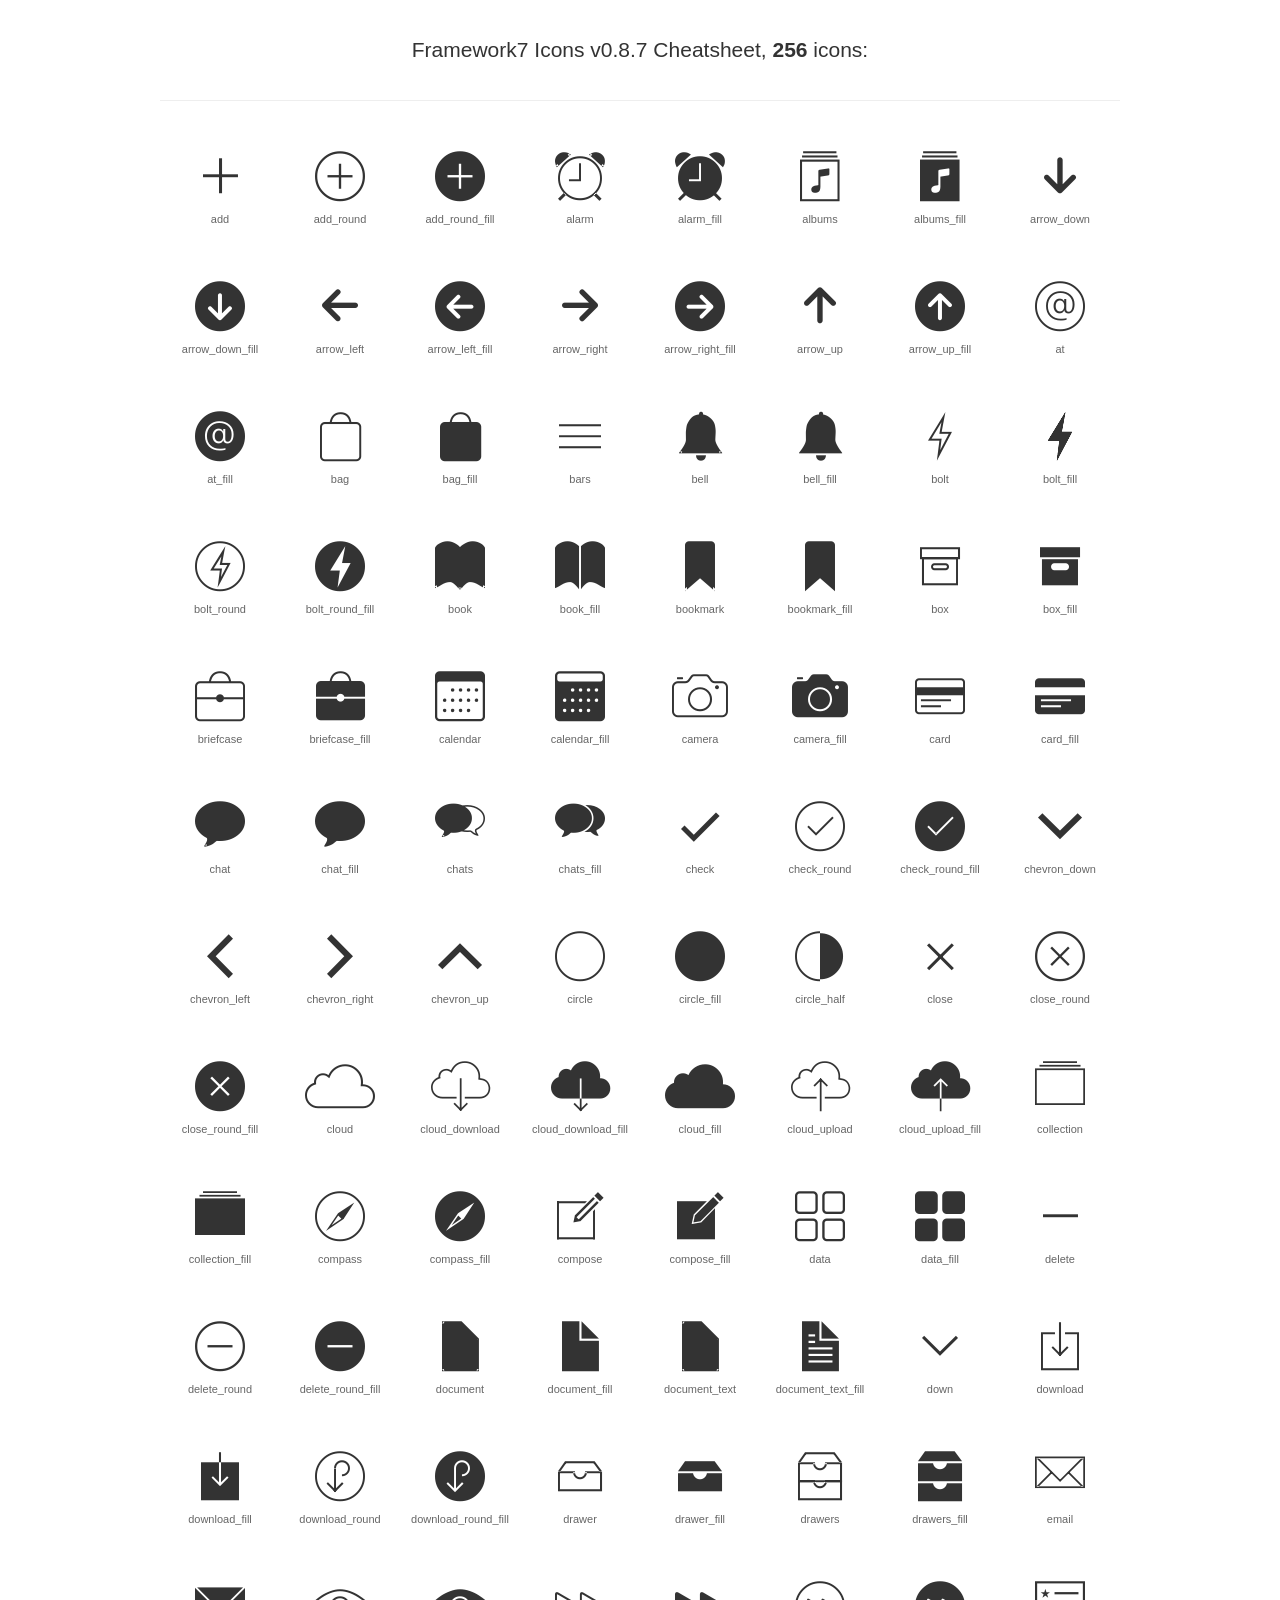
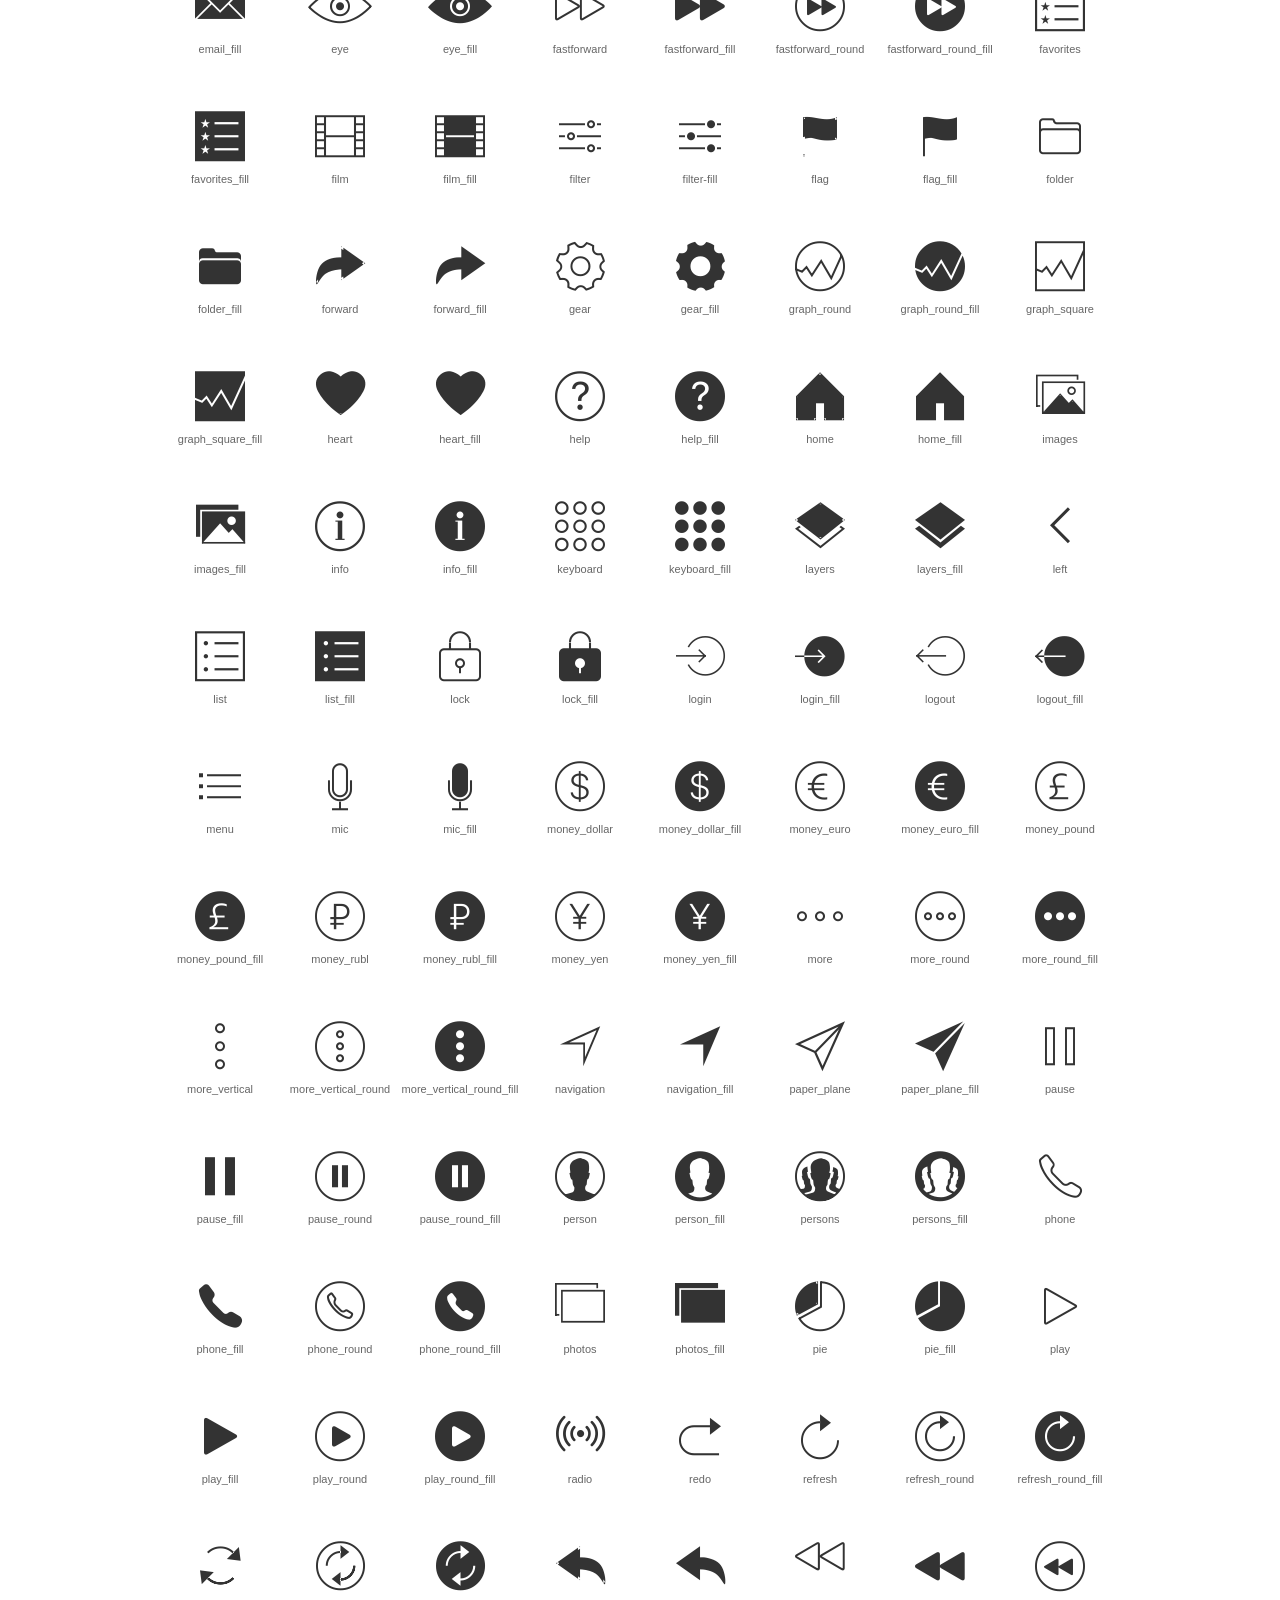
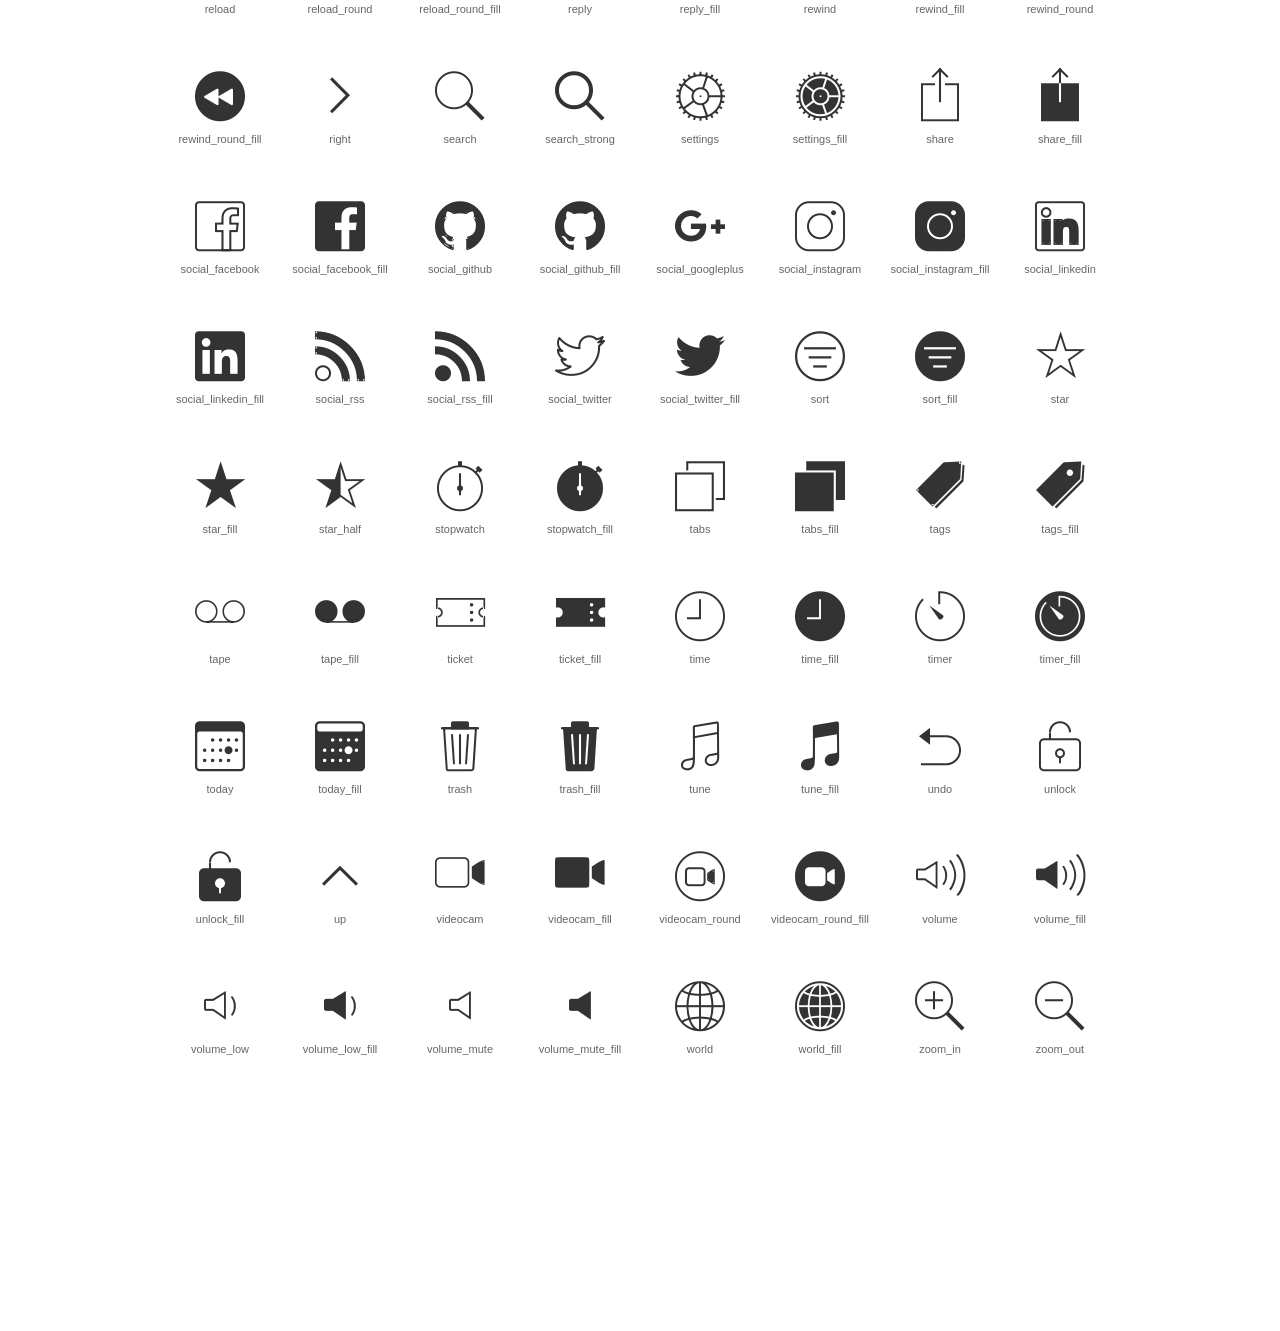
<file: Framework7-Icons-master/cheatsheet.html>
<!DOCTYPE html>
<html>
<head>
  <title>Framework7 Icons v0.8.7 Cheatsheet</title>
  <link href="css/framework7-icons.css" rel="stylesheet" type="text/css" />
  <style>
    {
      -moz-box-sizing: border-box;
      -webkit-box-sizing: border-box;
      box-sizing: border-box;
      margin: 0;
      padding: 0;
      -webkit-touch-callout: none;
      -webkit-user-select: none;
      -khtml-user-select: none;
      -moz-user-select: none;
      -ms-user-select: none;
      user-select: none;
    }
    body {
      background: #fff;
      color: #333;
      font: 14px/1.5 "Helvetica Neue", Helvetica, Arial, sans-serif;
      margin: 0;
    }
    header {
      text-align: center;
      border-bottom: 1px solid #eee;
      margin-bottom: 20px;
      overflow: hidden;
      padding: 20px 0;
    }
    header h1 {
      font-size: 21px;
      font-weight: 400;
    }
    .center {
      margin-left: auto;
      margin-right: auto;
      max-width: 960px;
    }
    .icons {
      overflow: hidden;
    }
    .content .icon-cell .f7-icons {
      cursor: pointer;
    }
    .content {
      padding-bottom: 250px;
    }
    .icons .icon-cell {
      float: left;
      width: 12.5%;
      text-align: center;
      height: 100px;
      margin-top: 30px;
    }
    .icons .icon-name, .icons .icon-size {
      display: block;
      font-size: 11px;
      color: #666;
      margin-top: 10px;
    }
    .f7-icons.size-14 {
      font-size: 14px;
    }
    .f7-icons.size-16 {
      font-size: 16px;
    }
    .f7-icons.size-18 {
      font-size: 18px;
    }
    .f7-icons.size-22 {
      font-size: 22px;
    }
    .f7-icons.size-25 {
      font-size: 25px;
    }
    .f7-icons.size-29 {
      font-size: 29px;
    }
    .f7-icons.size-50 {
      font-size: 50px;
    }
    .f7-icons.size-100 {
      font-size: 100px;
    }
    .icon-preview {
      box-shadow: 0px -10px 20px rgba(0,0,0,0.3);
      background: #fff;
      position: fixed;
      bottom: 0;
      left: 50%;
      margin-left: -480px;
      z-index: 100;
      width: 960px;
      display: none;
    }
    @media (max-width: 960px) {
      .icon-preview {
        left: 0;
        width: 100%;
        margin-left: 0;
      }
    }
    .icon-preview .icons {
      font-size: 0;
      padding-bottom: 10px;
    }
    .icon-preview .icon-cell {
      float: none;
      display: inline-block;
      margin: 0;
      vertical-align: bottom;
      height: auto;
    }
    .icon-preview .icon-preview-name {
      font-size: 18px;
      padding: 10px;
      border-bottom: 1px solid #eee;
      margin-bottom: 10px;
    }
  </style>
</head>

<body>
  <div class="center">
    <header>
      <h1>Framework7 Icons v0.8.7 Cheatsheet, <b>256</b> icons:</h1>
    </header>
    <div class="content">
      <div class="icons">
        <div class="icon-cell">
  <i class="f7-icons size-50">add</i>
  <span class="icon-name">add</span>
</div>
<div class="icon-cell">
  <i class="f7-icons size-50">add_round</i>
  <span class="icon-name">add_round</span>
</div>
<div class="icon-cell">
  <i class="f7-icons size-50">add_round_fill</i>
  <span class="icon-name">add_round_fill</span>
</div>
<div class="icon-cell">
  <i class="f7-icons size-50">alarm</i>
  <span class="icon-name">alarm</span>
</div>
<div class="icon-cell">
  <i class="f7-icons size-50">alarm_fill</i>
  <span class="icon-name">alarm_fill</span>
</div>
<div class="icon-cell">
  <i class="f7-icons size-50">albums</i>
  <span class="icon-name">albums</span>
</div>
<div class="icon-cell">
  <i class="f7-icons size-50">albums_fill</i>
  <span class="icon-name">albums_fill</span>
</div>
<div class="icon-cell">
  <i class="f7-icons size-50">arrow_down</i>
  <span class="icon-name">arrow_down</span>
</div>
<div class="icon-cell">
  <i class="f7-icons size-50">arrow_down_fill</i>
  <span class="icon-name">arrow_down_fill</span>
</div>
<div class="icon-cell">
  <i class="f7-icons size-50">arrow_left</i>
  <span class="icon-name">arrow_left</span>
</div>
<div class="icon-cell">
  <i class="f7-icons size-50">arrow_left_fill</i>
  <span class="icon-name">arrow_left_fill</span>
</div>
<div class="icon-cell">
  <i class="f7-icons size-50">arrow_right</i>
  <span class="icon-name">arrow_right</span>
</div>
<div class="icon-cell">
  <i class="f7-icons size-50">arrow_right_fill</i>
  <span class="icon-name">arrow_right_fill</span>
</div>
<div class="icon-cell">
  <i class="f7-icons size-50">arrow_up</i>
  <span class="icon-name">arrow_up</span>
</div>
<div class="icon-cell">
  <i class="f7-icons size-50">arrow_up_fill</i>
  <span class="icon-name">arrow_up_fill</span>
</div>
<div class="icon-cell">
  <i class="f7-icons size-50">at</i>
  <span class="icon-name">at</span>
</div>
<div class="icon-cell">
  <i class="f7-icons size-50">at_fill</i>
  <span class="icon-name">at_fill</span>
</div>
<div class="icon-cell">
  <i class="f7-icons size-50">bag</i>
  <span class="icon-name">bag</span>
</div>
<div class="icon-cell">
  <i class="f7-icons size-50">bag_fill</i>
  <span class="icon-name">bag_fill</span>
</div>
<div class="icon-cell">
  <i class="f7-icons size-50">bars</i>
  <span class="icon-name">bars</span>
</div>
<div class="icon-cell">
  <i class="f7-icons size-50">bell</i>
  <span class="icon-name">bell</span>
</div>
<div class="icon-cell">
  <i class="f7-icons size-50">bell_fill</i>
  <span class="icon-name">bell_fill</span>
</div>
<div class="icon-cell">
  <i class="f7-icons size-50">bolt</i>
  <span class="icon-name">bolt</span>
</div>
<div class="icon-cell">
  <i class="f7-icons size-50">bolt_fill</i>
  <span class="icon-name">bolt_fill</span>
</div>
<div class="icon-cell">
  <i class="f7-icons size-50">bolt_round</i>
  <span class="icon-name">bolt_round</span>
</div>
<div class="icon-cell">
  <i class="f7-icons size-50">bolt_round_fill</i>
  <span class="icon-name">bolt_round_fill</span>
</div>
<div class="icon-cell">
  <i class="f7-icons size-50">book</i>
  <span class="icon-name">book</span>
</div>
<div class="icon-cell">
  <i class="f7-icons size-50">book_fill</i>
  <span class="icon-name">book_fill</span>
</div>
<div class="icon-cell">
  <i class="f7-icons size-50">bookmark</i>
  <span class="icon-name">bookmark</span>
</div>
<div class="icon-cell">
  <i class="f7-icons size-50">bookmark_fill</i>
  <span class="icon-name">bookmark_fill</span>
</div>
<div class="icon-cell">
  <i class="f7-icons size-50">box</i>
  <span class="icon-name">box</span>
</div>
<div class="icon-cell">
  <i class="f7-icons size-50">box_fill</i>
  <span class="icon-name">box_fill</span>
</div>
<div class="icon-cell">
  <i class="f7-icons size-50">briefcase</i>
  <span class="icon-name">briefcase</span>
</div>
<div class="icon-cell">
  <i class="f7-icons size-50">briefcase_fill</i>
  <span class="icon-name">briefcase_fill</span>
</div>
<div class="icon-cell">
  <i class="f7-icons size-50">calendar</i>
  <span class="icon-name">calendar</span>
</div>
<div class="icon-cell">
  <i class="f7-icons size-50">calendar_fill</i>
  <span class="icon-name">calendar_fill</span>
</div>
<div class="icon-cell">
  <i class="f7-icons size-50">camera</i>
  <span class="icon-name">camera</span>
</div>
<div class="icon-cell">
  <i class="f7-icons size-50">camera_fill</i>
  <span class="icon-name">camera_fill</span>
</div>
<div class="icon-cell">
  <i class="f7-icons size-50">card</i>
  <span class="icon-name">card</span>
</div>
<div class="icon-cell">
  <i class="f7-icons size-50">card_fill</i>
  <span class="icon-name">card_fill</span>
</div>
<div class="icon-cell">
  <i class="f7-icons size-50">chat</i>
  <span class="icon-name">chat</span>
</div>
<div class="icon-cell">
  <i class="f7-icons size-50">chat_fill</i>
  <span class="icon-name">chat_fill</span>
</div>
<div class="icon-cell">
  <i class="f7-icons size-50">chats</i>
  <span class="icon-name">chats</span>
</div>
<div class="icon-cell">
  <i class="f7-icons size-50">chats_fill</i>
  <span class="icon-name">chats_fill</span>
</div>
<div class="icon-cell">
  <i class="f7-icons size-50">check</i>
  <span class="icon-name">check</span>
</div>
<div class="icon-cell">
  <i class="f7-icons size-50">check_round</i>
  <span class="icon-name">check_round</span>
</div>
<div class="icon-cell">
  <i class="f7-icons size-50">check_round_fill</i>
  <span class="icon-name">check_round_fill</span>
</div>
<div class="icon-cell">
  <i class="f7-icons size-50">chevron_down</i>
  <span class="icon-name">chevron_down</span>
</div>
<div class="icon-cell">
  <i class="f7-icons size-50">chevron_left</i>
  <span class="icon-name">chevron_left</span>
</div>
<div class="icon-cell">
  <i class="f7-icons size-50">chevron_right</i>
  <span class="icon-name">chevron_right</span>
</div>
<div class="icon-cell">
  <i class="f7-icons size-50">chevron_up</i>
  <span class="icon-name">chevron_up</span>
</div>
<div class="icon-cell">
  <i class="f7-icons size-50">circle</i>
  <span class="icon-name">circle</span>
</div>
<div class="icon-cell">
  <i class="f7-icons size-50">circle_fill</i>
  <span class="icon-name">circle_fill</span>
</div>
<div class="icon-cell">
  <i class="f7-icons size-50">circle_half</i>
  <span class="icon-name">circle_half</span>
</div>
<div class="icon-cell">
  <i class="f7-icons size-50">close</i>
  <span class="icon-name">close</span>
</div>
<div class="icon-cell">
  <i class="f7-icons size-50">close_round</i>
  <span class="icon-name">close_round</span>
</div>
<div class="icon-cell">
  <i class="f7-icons size-50">close_round_fill</i>
  <span class="icon-name">close_round_fill</span>
</div>
<div class="icon-cell">
  <i class="f7-icons size-50">cloud</i>
  <span class="icon-name">cloud</span>
</div>
<div class="icon-cell">
  <i class="f7-icons size-50">cloud_download</i>
  <span class="icon-name">cloud_download</span>
</div>
<div class="icon-cell">
  <i class="f7-icons size-50">cloud_download_fill</i>
  <span class="icon-name">cloud_download_fill</span>
</div>
<div class="icon-cell">
  <i class="f7-icons size-50">cloud_fill</i>
  <span class="icon-name">cloud_fill</span>
</div>
<div class="icon-cell">
  <i class="f7-icons size-50">cloud_upload</i>
  <span class="icon-name">cloud_upload</span>
</div>
<div class="icon-cell">
  <i class="f7-icons size-50">cloud_upload_fill</i>
  <span class="icon-name">cloud_upload_fill</span>
</div>
<div class="icon-cell">
  <i class="f7-icons size-50">collection</i>
  <span class="icon-name">collection</span>
</div>
<div class="icon-cell">
  <i class="f7-icons size-50">collection_fill</i>
  <span class="icon-name">collection_fill</span>
</div>
<div class="icon-cell">
  <i class="f7-icons size-50">compass</i>
  <span class="icon-name">compass</span>
</div>
<div class="icon-cell">
  <i class="f7-icons size-50">compass_fill</i>
  <span class="icon-name">compass_fill</span>
</div>
<div class="icon-cell">
  <i class="f7-icons size-50">compose</i>
  <span class="icon-name">compose</span>
</div>
<div class="icon-cell">
  <i class="f7-icons size-50">compose_fill</i>
  <span class="icon-name">compose_fill</span>
</div>
<div class="icon-cell">
  <i class="f7-icons size-50">data</i>
  <span class="icon-name">data</span>
</div>
<div class="icon-cell">
  <i class="f7-icons size-50">data_fill</i>
  <span class="icon-name">data_fill</span>
</div>
<div class="icon-cell">
  <i class="f7-icons size-50">delete</i>
  <span class="icon-name">delete</span>
</div>
<div class="icon-cell">
  <i class="f7-icons size-50">delete_round</i>
  <span class="icon-name">delete_round</span>
</div>
<div class="icon-cell">
  <i class="f7-icons size-50">delete_round_fill</i>
  <span class="icon-name">delete_round_fill</span>
</div>
<div class="icon-cell">
  <i class="f7-icons size-50">document</i>
  <span class="icon-name">document</span>
</div>
<div class="icon-cell">
  <i class="f7-icons size-50">document_fill</i>
  <span class="icon-name">document_fill</span>
</div>
<div class="icon-cell">
  <i class="f7-icons size-50">document_text</i>
  <span class="icon-name">document_text</span>
</div>
<div class="icon-cell">
  <i class="f7-icons size-50">document_text_fill</i>
  <span class="icon-name">document_text_fill</span>
</div>
<div class="icon-cell">
  <i class="f7-icons size-50">down</i>
  <span class="icon-name">down</span>
</div>
<div class="icon-cell">
  <i class="f7-icons size-50">download</i>
  <span class="icon-name">download</span>
</div>
<div class="icon-cell">
  <i class="f7-icons size-50">download_fill</i>
  <span class="icon-name">download_fill</span>
</div>
<div class="icon-cell">
  <i class="f7-icons size-50">download_round</i>
  <span class="icon-name">download_round</span>
</div>
<div class="icon-cell">
  <i class="f7-icons size-50">download_round_fill</i>
  <span class="icon-name">download_round_fill</span>
</div>
<div class="icon-cell">
  <i class="f7-icons size-50">drawer</i>
  <span class="icon-name">drawer</span>
</div>
<div class="icon-cell">
  <i class="f7-icons size-50">drawer_fill</i>
  <span class="icon-name">drawer_fill</span>
</div>
<div class="icon-cell">
  <i class="f7-icons size-50">drawers</i>
  <span class="icon-name">drawers</span>
</div>
<div class="icon-cell">
  <i class="f7-icons size-50">drawers_fill</i>
  <span class="icon-name">drawers_fill</span>
</div>
<div class="icon-cell">
  <i class="f7-icons size-50">email</i>
  <span class="icon-name">email</span>
</div>
<div class="icon-cell">
  <i class="f7-icons size-50">email_fill</i>
  <span class="icon-name">email_fill</span>
</div>
<div class="icon-cell">
  <i class="f7-icons size-50">eye</i>
  <span class="icon-name">eye</span>
</div>
<div class="icon-cell">
  <i class="f7-icons size-50">eye_fill</i>
  <span class="icon-name">eye_fill</span>
</div>
<div class="icon-cell">
  <i class="f7-icons size-50">fastforward</i>
  <span class="icon-name">fastforward</span>
</div>
<div class="icon-cell">
  <i class="f7-icons size-50">fastforward_fill</i>
  <span class="icon-name">fastforward_fill</span>
</div>
<div class="icon-cell">
  <i class="f7-icons size-50">fastforward_round</i>
  <span class="icon-name">fastforward_round</span>
</div>
<div class="icon-cell">
  <i class="f7-icons size-50">fastforward_round_fill</i>
  <span class="icon-name">fastforward_round_fill</span>
</div>
<div class="icon-cell">
  <i class="f7-icons size-50">favorites</i>
  <span class="icon-name">favorites</span>
</div>
<div class="icon-cell">
  <i class="f7-icons size-50">favorites_fill</i>
  <span class="icon-name">favorites_fill</span>
</div>
<div class="icon-cell">
  <i class="f7-icons size-50">film</i>
  <span class="icon-name">film</span>
</div>
<div class="icon-cell">
  <i class="f7-icons size-50">film_fill</i>
  <span class="icon-name">film_fill</span>
</div>
<div class="icon-cell">
  <i class="f7-icons size-50">filter</i>
  <span class="icon-name">filter</span>
</div>
<div class="icon-cell">
  <i class="f7-icons size-50">filter-fill</i>
  <span class="icon-name">filter-fill</span>
</div>
<div class="icon-cell">
  <i class="f7-icons size-50">flag</i>
  <span class="icon-name">flag</span>
</div>
<div class="icon-cell">
  <i class="f7-icons size-50">flag_fill</i>
  <span class="icon-name">flag_fill</span>
</div>
<div class="icon-cell">
  <i class="f7-icons size-50">folder</i>
  <span class="icon-name">folder</span>
</div>
<div class="icon-cell">
  <i class="f7-icons size-50">folder_fill</i>
  <span class="icon-name">folder_fill</span>
</div>
<div class="icon-cell">
  <i class="f7-icons size-50">forward</i>
  <span class="icon-name">forward</span>
</div>
<div class="icon-cell">
  <i class="f7-icons size-50">forward_fill</i>
  <span class="icon-name">forward_fill</span>
</div>
<div class="icon-cell">
  <i class="f7-icons size-50">gear</i>
  <span class="icon-name">gear</span>
</div>
<div class="icon-cell">
  <i class="f7-icons size-50">gear_fill</i>
  <span class="icon-name">gear_fill</span>
</div>
<div class="icon-cell">
  <i class="f7-icons size-50">graph_round</i>
  <span class="icon-name">graph_round</span>
</div>
<div class="icon-cell">
  <i class="f7-icons size-50">graph_round_fill</i>
  <span class="icon-name">graph_round_fill</span>
</div>
<div class="icon-cell">
  <i class="f7-icons size-50">graph_square</i>
  <span class="icon-name">graph_square</span>
</div>
<div class="icon-cell">
  <i class="f7-icons size-50">graph_square_fill</i>
  <span class="icon-name">graph_square_fill</span>
</div>
<div class="icon-cell">
  <i class="f7-icons size-50">heart</i>
  <span class="icon-name">heart</span>
</div>
<div class="icon-cell">
  <i class="f7-icons size-50">heart_fill</i>
  <span class="icon-name">heart_fill</span>
</div>
<div class="icon-cell">
  <i class="f7-icons size-50">help</i>
  <span class="icon-name">help</span>
</div>
<div class="icon-cell">
  <i class="f7-icons size-50">help_fill</i>
  <span class="icon-name">help_fill</span>
</div>
<div class="icon-cell">
  <i class="f7-icons size-50">home</i>
  <span class="icon-name">home</span>
</div>
<div class="icon-cell">
  <i class="f7-icons size-50">home_fill</i>
  <span class="icon-name">home_fill</span>
</div>
<div class="icon-cell">
  <i class="f7-icons size-50">images</i>
  <span class="icon-name">images</span>
</div>
<div class="icon-cell">
  <i class="f7-icons size-50">images_fill</i>
  <span class="icon-name">images_fill</span>
</div>
<div class="icon-cell">
  <i class="f7-icons size-50">info</i>
  <span class="icon-name">info</span>
</div>
<div class="icon-cell">
  <i class="f7-icons size-50">info_fill</i>
  <span class="icon-name">info_fill</span>
</div>
<div class="icon-cell">
  <i class="f7-icons size-50">keyboard</i>
  <span class="icon-name">keyboard</span>
</div>
<div class="icon-cell">
  <i class="f7-icons size-50">keyboard_fill</i>
  <span class="icon-name">keyboard_fill</span>
</div>
<div class="icon-cell">
  <i class="f7-icons size-50">layers</i>
  <span class="icon-name">layers</span>
</div>
<div class="icon-cell">
  <i class="f7-icons size-50">layers_fill</i>
  <span class="icon-name">layers_fill</span>
</div>
<div class="icon-cell">
  <i class="f7-icons size-50">left</i>
  <span class="icon-name">left</span>
</div>
<div class="icon-cell">
  <i class="f7-icons size-50">list</i>
  <span class="icon-name">list</span>
</div>
<div class="icon-cell">
  <i class="f7-icons size-50">list_fill</i>
  <span class="icon-name">list_fill</span>
</div>
<div class="icon-cell">
  <i class="f7-icons size-50">lock</i>
  <span class="icon-name">lock</span>
</div>
<div class="icon-cell">
  <i class="f7-icons size-50">lock_fill</i>
  <span class="icon-name">lock_fill</span>
</div>
<div class="icon-cell">
  <i class="f7-icons size-50">login</i>
  <span class="icon-name">login</span>
</div>
<div class="icon-cell">
  <i class="f7-icons size-50">login_fill</i>
  <span class="icon-name">login_fill</span>
</div>
<div class="icon-cell">
  <i class="f7-icons size-50">logout</i>
  <span class="icon-name">logout</span>
</div>
<div class="icon-cell">
  <i class="f7-icons size-50">logout_fill</i>
  <span class="icon-name">logout_fill</span>
</div>
<div class="icon-cell">
  <i class="f7-icons size-50">menu</i>
  <span class="icon-name">menu</span>
</div>
<div class="icon-cell">
  <i class="f7-icons size-50">mic</i>
  <span class="icon-name">mic</span>
</div>
<div class="icon-cell">
  <i class="f7-icons size-50">mic_fill</i>
  <span class="icon-name">mic_fill</span>
</div>
<div class="icon-cell">
  <i class="f7-icons size-50">money_dollar</i>
  <span class="icon-name">money_dollar</span>
</div>
<div class="icon-cell">
  <i class="f7-icons size-50">money_dollar_fill</i>
  <span class="icon-name">money_dollar_fill</span>
</div>
<div class="icon-cell">
  <i class="f7-icons size-50">money_euro</i>
  <span class="icon-name">money_euro</span>
</div>
<div class="icon-cell">
  <i class="f7-icons size-50">money_euro_fill</i>
  <span class="icon-name">money_euro_fill</span>
</div>
<div class="icon-cell">
  <i class="f7-icons size-50">money_pound</i>
  <span class="icon-name">money_pound</span>
</div>
<div class="icon-cell">
  <i class="f7-icons size-50">money_pound_fill</i>
  <span class="icon-name">money_pound_fill</span>
</div>
<div class="icon-cell">
  <i class="f7-icons size-50">money_rubl</i>
  <span class="icon-name">money_rubl</span>
</div>
<div class="icon-cell">
  <i class="f7-icons size-50">money_rubl_fill</i>
  <span class="icon-name">money_rubl_fill</span>
</div>
<div class="icon-cell">
  <i class="f7-icons size-50">money_yen</i>
  <span class="icon-name">money_yen</span>
</div>
<div class="icon-cell">
  <i class="f7-icons size-50">money_yen_fill</i>
  <span class="icon-name">money_yen_fill</span>
</div>
<div class="icon-cell">
  <i class="f7-icons size-50">more</i>
  <span class="icon-name">more</span>
</div>
<div class="icon-cell">
  <i class="f7-icons size-50">more_round</i>
  <span class="icon-name">more_round</span>
</div>
<div class="icon-cell">
  <i class="f7-icons size-50">more_round_fill</i>
  <span class="icon-name">more_round_fill</span>
</div>
<div class="icon-cell">
  <i class="f7-icons size-50">more_vertical</i>
  <span class="icon-name">more_vertical</span>
</div>
<div class="icon-cell">
  <i class="f7-icons size-50">more_vertical_round</i>
  <span class="icon-name">more_vertical_round</span>
</div>
<div class="icon-cell">
  <i class="f7-icons size-50">more_vertical_round_fill</i>
  <span class="icon-name">more_vertical_round_fill</span>
</div>
<div class="icon-cell">
  <i class="f7-icons size-50">navigation</i>
  <span class="icon-name">navigation</span>
</div>
<div class="icon-cell">
  <i class="f7-icons size-50">navigation_fill</i>
  <span class="icon-name">navigation_fill</span>
</div>
<div class="icon-cell">
  <i class="f7-icons size-50">paper_plane</i>
  <span class="icon-name">paper_plane</span>
</div>
<div class="icon-cell">
  <i class="f7-icons size-50">paper_plane_fill</i>
  <span class="icon-name">paper_plane_fill</span>
</div>
<div class="icon-cell">
  <i class="f7-icons size-50">pause</i>
  <span class="icon-name">pause</span>
</div>
<div class="icon-cell">
  <i class="f7-icons size-50">pause_fill</i>
  <span class="icon-name">pause_fill</span>
</div>
<div class="icon-cell">
  <i class="f7-icons size-50">pause_round</i>
  <span class="icon-name">pause_round</span>
</div>
<div class="icon-cell">
  <i class="f7-icons size-50">pause_round_fill</i>
  <span class="icon-name">pause_round_fill</span>
</div>
<div class="icon-cell">
  <i class="f7-icons size-50">person</i>
  <span class="icon-name">person</span>
</div>
<div class="icon-cell">
  <i class="f7-icons size-50">person_fill</i>
  <span class="icon-name">person_fill</span>
</div>
<div class="icon-cell">
  <i class="f7-icons size-50">persons</i>
  <span class="icon-name">persons</span>
</div>
<div class="icon-cell">
  <i class="f7-icons size-50">persons_fill</i>
  <span class="icon-name">persons_fill</span>
</div>
<div class="icon-cell">
  <i class="f7-icons size-50">phone</i>
  <span class="icon-name">phone</span>
</div>
<div class="icon-cell">
  <i class="f7-icons size-50">phone_fill</i>
  <span class="icon-name">phone_fill</span>
</div>
<div class="icon-cell">
  <i class="f7-icons size-50">phone_round</i>
  <span class="icon-name">phone_round</span>
</div>
<div class="icon-cell">
  <i class="f7-icons size-50">phone_round_fill</i>
  <span class="icon-name">phone_round_fill</span>
</div>
<div class="icon-cell">
  <i class="f7-icons size-50">photos</i>
  <span class="icon-name">photos</span>
</div>
<div class="icon-cell">
  <i class="f7-icons size-50">photos_fill</i>
  <span class="icon-name">photos_fill</span>
</div>
<div class="icon-cell">
  <i class="f7-icons size-50">pie</i>
  <span class="icon-name">pie</span>
</div>
<div class="icon-cell">
  <i class="f7-icons size-50">pie_fill</i>
  <span class="icon-name">pie_fill</span>
</div>
<div class="icon-cell">
  <i class="f7-icons size-50">play</i>
  <span class="icon-name">play</span>
</div>
<div class="icon-cell">
  <i class="f7-icons size-50">play_fill</i>
  <span class="icon-name">play_fill</span>
</div>
<div class="icon-cell">
  <i class="f7-icons size-50">play_round</i>
  <span class="icon-name">play_round</span>
</div>
<div class="icon-cell">
  <i class="f7-icons size-50">play_round_fill</i>
  <span class="icon-name">play_round_fill</span>
</div>
<div class="icon-cell">
  <i class="f7-icons size-50">radio</i>
  <span class="icon-name">radio</span>
</div>
<div class="icon-cell">
  <i class="f7-icons size-50">redo</i>
  <span class="icon-name">redo</span>
</div>
<div class="icon-cell">
  <i class="f7-icons size-50">refresh</i>
  <span class="icon-name">refresh</span>
</div>
<div class="icon-cell">
  <i class="f7-icons size-50">refresh_round</i>
  <span class="icon-name">refresh_round</span>
</div>
<div class="icon-cell">
  <i class="f7-icons size-50">refresh_round_fill</i>
  <span class="icon-name">refresh_round_fill</span>
</div>
<div class="icon-cell">
  <i class="f7-icons size-50">reload</i>
  <span class="icon-name">reload</span>
</div>
<div class="icon-cell">
  <i class="f7-icons size-50">reload_round</i>
  <span class="icon-name">reload_round</span>
</div>
<div class="icon-cell">
  <i class="f7-icons size-50">reload_round_fill</i>
  <span class="icon-name">reload_round_fill</span>
</div>
<div class="icon-cell">
  <i class="f7-icons size-50">reply</i>
  <span class="icon-name">reply</span>
</div>
<div class="icon-cell">
  <i class="f7-icons size-50">reply_fill</i>
  <span class="icon-name">reply_fill</span>
</div>
<div class="icon-cell">
  <i class="f7-icons size-50">rewind</i>
  <span class="icon-name">rewind</span>
</div>
<div class="icon-cell">
  <i class="f7-icons size-50">rewind_fill</i>
  <span class="icon-name">rewind_fill</span>
</div>
<div class="icon-cell">
  <i class="f7-icons size-50">rewind_round</i>
  <span class="icon-name">rewind_round</span>
</div>
<div class="icon-cell">
  <i class="f7-icons size-50">rewind_round_fill</i>
  <span class="icon-name">rewind_round_fill</span>
</div>
<div class="icon-cell">
  <i class="f7-icons size-50">right</i>
  <span class="icon-name">right</span>
</div>
<div class="icon-cell">
  <i class="f7-icons size-50">search</i>
  <span class="icon-name">search</span>
</div>
<div class="icon-cell">
  <i class="f7-icons size-50">search_strong</i>
  <span class="icon-name">search_strong</span>
</div>
<div class="icon-cell">
  <i class="f7-icons size-50">settings</i>
  <span class="icon-name">settings</span>
</div>
<div class="icon-cell">
  <i class="f7-icons size-50">settings_fill</i>
  <span class="icon-name">settings_fill</span>
</div>
<div class="icon-cell">
  <i class="f7-icons size-50">share</i>
  <span class="icon-name">share</span>
</div>
<div class="icon-cell">
  <i class="f7-icons size-50">share_fill</i>
  <span class="icon-name">share_fill</span>
</div>
<div class="icon-cell">
  <i class="f7-icons size-50">social_facebook</i>
  <span class="icon-name">social_facebook</span>
</div>
<div class="icon-cell">
  <i class="f7-icons size-50">social_facebook_fill</i>
  <span class="icon-name">social_facebook_fill</span>
</div>
<div class="icon-cell">
  <i class="f7-icons size-50">social_github</i>
  <span class="icon-name">social_github</span>
</div>
<div class="icon-cell">
  <i class="f7-icons size-50">social_github_fill</i>
  <span class="icon-name">social_github_fill</span>
</div>
<div class="icon-cell">
  <i class="f7-icons size-50">social_googleplus</i>
  <span class="icon-name">social_googleplus</span>
</div>
<div class="icon-cell">
  <i class="f7-icons size-50">social_instagram</i>
  <span class="icon-name">social_instagram</span>
</div>
<div class="icon-cell">
  <i class="f7-icons size-50">social_instagram_fill</i>
  <span class="icon-name">social_instagram_fill</span>
</div>
<div class="icon-cell">
  <i class="f7-icons size-50">social_linkedin</i>
  <span class="icon-name">social_linkedin</span>
</div>
<div class="icon-cell">
  <i class="f7-icons size-50">social_linkedin_fill</i>
  <span class="icon-name">social_linkedin_fill</span>
</div>
<div class="icon-cell">
  <i class="f7-icons size-50">social_rss</i>
  <span class="icon-name">social_rss</span>
</div>
<div class="icon-cell">
  <i class="f7-icons size-50">social_rss_fill</i>
  <span class="icon-name">social_rss_fill</span>
</div>
<div class="icon-cell">
  <i class="f7-icons size-50">social_twitter</i>
  <span class="icon-name">social_twitter</span>
</div>
<div class="icon-cell">
  <i class="f7-icons size-50">social_twitter_fill</i>
  <span class="icon-name">social_twitter_fill</span>
</div>
<div class="icon-cell">
  <i class="f7-icons size-50">sort</i>
  <span class="icon-name">sort</span>
</div>
<div class="icon-cell">
  <i class="f7-icons size-50">sort_fill</i>
  <span class="icon-name">sort_fill</span>
</div>
<div class="icon-cell">
  <i class="f7-icons size-50">star</i>
  <span class="icon-name">star</span>
</div>
<div class="icon-cell">
  <i class="f7-icons size-50">star_fill</i>
  <span class="icon-name">star_fill</span>
</div>
<div class="icon-cell">
  <i class="f7-icons size-50">star_half</i>
  <span class="icon-name">star_half</span>
</div>
<div class="icon-cell">
  <i class="f7-icons size-50">stopwatch</i>
  <span class="icon-name">stopwatch</span>
</div>
<div class="icon-cell">
  <i class="f7-icons size-50">stopwatch_fill</i>
  <span class="icon-name">stopwatch_fill</span>
</div>
<div class="icon-cell">
  <i class="f7-icons size-50">tabs</i>
  <span class="icon-name">tabs</span>
</div>
<div class="icon-cell">
  <i class="f7-icons size-50">tabs_fill</i>
  <span class="icon-name">tabs_fill</span>
</div>
<div class="icon-cell">
  <i class="f7-icons size-50">tags</i>
  <span class="icon-name">tags</span>
</div>
<div class="icon-cell">
  <i class="f7-icons size-50">tags_fill</i>
  <span class="icon-name">tags_fill</span>
</div>
<div class="icon-cell">
  <i class="f7-icons size-50">tape</i>
  <span class="icon-name">tape</span>
</div>
<div class="icon-cell">
  <i class="f7-icons size-50">tape_fill</i>
  <span class="icon-name">tape_fill</span>
</div>
<div class="icon-cell">
  <i class="f7-icons size-50">ticket</i>
  <span class="icon-name">ticket</span>
</div>
<div class="icon-cell">
  <i class="f7-icons size-50">ticket_fill</i>
  <span class="icon-name">ticket_fill</span>
</div>
<div class="icon-cell">
  <i class="f7-icons size-50">time</i>
  <span class="icon-name">time</span>
</div>
<div class="icon-cell">
  <i class="f7-icons size-50">time_fill</i>
  <span class="icon-name">time_fill</span>
</div>
<div class="icon-cell">
  <i class="f7-icons size-50">timer</i>
  <span class="icon-name">timer</span>
</div>
<div class="icon-cell">
  <i class="f7-icons size-50">timer_fill</i>
  <span class="icon-name">timer_fill</span>
</div>
<div class="icon-cell">
  <i class="f7-icons size-50">today</i>
  <span class="icon-name">today</span>
</div>
<div class="icon-cell">
  <i class="f7-icons size-50">today_fill</i>
  <span class="icon-name">today_fill</span>
</div>
<div class="icon-cell">
  <i class="f7-icons size-50">trash</i>
  <span class="icon-name">trash</span>
</div>
<div class="icon-cell">
  <i class="f7-icons size-50">trash_fill</i>
  <span class="icon-name">trash_fill</span>
</div>
<div class="icon-cell">
  <i class="f7-icons size-50">tune</i>
  <span class="icon-name">tune</span>
</div>
<div class="icon-cell">
  <i class="f7-icons size-50">tune_fill</i>
  <span class="icon-name">tune_fill</span>
</div>
<div class="icon-cell">
  <i class="f7-icons size-50">undo</i>
  <span class="icon-name">undo</span>
</div>
<div class="icon-cell">
  <i class="f7-icons size-50">unlock</i>
  <span class="icon-name">unlock</span>
</div>
<div class="icon-cell">
  <i class="f7-icons size-50">unlock_fill</i>
  <span class="icon-name">unlock_fill</span>
</div>
<div class="icon-cell">
  <i class="f7-icons size-50">up</i>
  <span class="icon-name">up</span>
</div>
<div class="icon-cell">
  <i class="f7-icons size-50">videocam</i>
  <span class="icon-name">videocam</span>
</div>
<div class="icon-cell">
  <i class="f7-icons size-50">videocam_fill</i>
  <span class="icon-name">videocam_fill</span>
</div>
<div class="icon-cell">
  <i class="f7-icons size-50">videocam_round</i>
  <span class="icon-name">videocam_round</span>
</div>
<div class="icon-cell">
  <i class="f7-icons size-50">videocam_round_fill</i>
  <span class="icon-name">videocam_round_fill</span>
</div>
<div class="icon-cell">
  <i class="f7-icons size-50">volume</i>
  <span class="icon-name">volume</span>
</div>
<div class="icon-cell">
  <i class="f7-icons size-50">volume_fill</i>
  <span class="icon-name">volume_fill</span>
</div>
<div class="icon-cell">
  <i class="f7-icons size-50">volume_low</i>
  <span class="icon-name">volume_low</span>
</div>
<div class="icon-cell">
  <i class="f7-icons size-50">volume_low_fill</i>
  <span class="icon-name">volume_low_fill</span>
</div>
<div class="icon-cell">
  <i class="f7-icons size-50">volume_mute</i>
  <span class="icon-name">volume_mute</span>
</div>
<div class="icon-cell">
  <i class="f7-icons size-50">volume_mute_fill</i>
  <span class="icon-name">volume_mute_fill</span>
</div>
<div class="icon-cell">
  <i class="f7-icons size-50">world</i>
  <span class="icon-name">world</span>
</div>
<div class="icon-cell">
  <i class="f7-icons size-50">world_fill</i>
  <span class="icon-name">world_fill</span>
</div>
<div class="icon-cell">
  <i class="f7-icons size-50">zoom_in</i>
  <span class="icon-name">zoom_in</span>
</div>
<div class="icon-cell">
  <i class="f7-icons size-50">zoom_out</i>
  <span class="icon-name">zoom_out</span>
</div>
      </div>
    </div>
  </div>
  <div class="icon-preview">
    <div class="icon-preview-name">Icon: <b>home</b></div>
    <div class="icons">
      <div class="icon-cell">
        <div class="f7-icons size-14">home</div>
        <div class="icon-size">14px</div>
      </div>
      <div class="icon-cell">
        <div class="f7-icons size-16">home</div>
        <div class="icon-size">16px</div>
      </div>
      <div class="icon-cell">
        <div class="f7-icons size-18">home</div>
        <div class="icon-size">18px</div>
      </div>
      <div class="icon-cell">
        <div class="f7-icons size-22">home</div>
        <div class="icon-size">22px</div>
      </div>
      <div class="icon-cell">
        <div class="f7-icons size-25">home</div>
        <div class="icon-size">25px</div>
      </div>
      <div class="icon-cell">
        <div class="f7-icons size-29">home</div>
        <div class="icon-size">29px</div>
      </div>
      <div class="icon-cell">
        <div class="f7-icons size-50">home</div>
        <div class="icon-size">50px</div>
      </div>
      <div class="icon-cell">
        <div class="f7-icons size-100">home</div>
        <div class="icon-size">100px</div>
      </div>
    </div>
  </div>
  <script>
    var icons = document.querySelectorAll('.content .f7-icons');
    function showPreview(e) {
      var icon = e.target.textContent;
      var previewIcons = document.querySelectorAll('.icon-preview .f7-icons');
      for (var j = 0; j < previewIcons.length; j++) {
        previewIcons[j].textContent = icon;
      }
      document.querySelector('.icon-preview').style.display = 'block';
      document.querySelector('.icon-preview-name b').textContent = icon;
    }
    for (var i = 0; i < icons.length; i++) {
      icons[i].addEventListener('click', showPreview);
    }
  </script>
</body>
</html>
</file>
<file: Framework7-Icons-master/css/framework7-icons.css>
@font-face {
  font-family: 'Framework7 Icons';
  font-style: normal;
  font-weight: 400;
  src: url("../fonts/Framework7Icons-Regular.eot");
  src: local('Framework7 Icons'),
       local('Framework7Icons-Regular'),
       url("../fonts/Framework7Icons-Regular.woff2") format("woff2"),
       url("../fonts/Framework7Icons-Regular.woff") format("woff"),
       url("../fonts/Framework7Icons-Regular.ttf") format("truetype"),
       url("../fonts/Framework7Icons-Regular.svg") format("svg");
}

.f7-icons, .framework7-icons {
  font-family: 'Framework7 Icons';
  font-weight: normal;
  font-style: normal;
  font-size: 25px;
  line-height: 1;
  letter-spacing: normal;
  text-transform: none;
  display: inline-block;
  white-space: nowrap;
  word-wrap: normal;
  direction: ltr;
  -webkit-font-smoothing: antialiased;
  text-rendering: optimizeLegibility;
  -moz-osx-font-smoothing: grayscale;
  -webkit-font-feature-settings: "liga";
  -moz-font-feature-settings: "liga=1";
  -moz-font-feature-settings: "liga";
  font-feature-settings: "liga";
}
</file>
